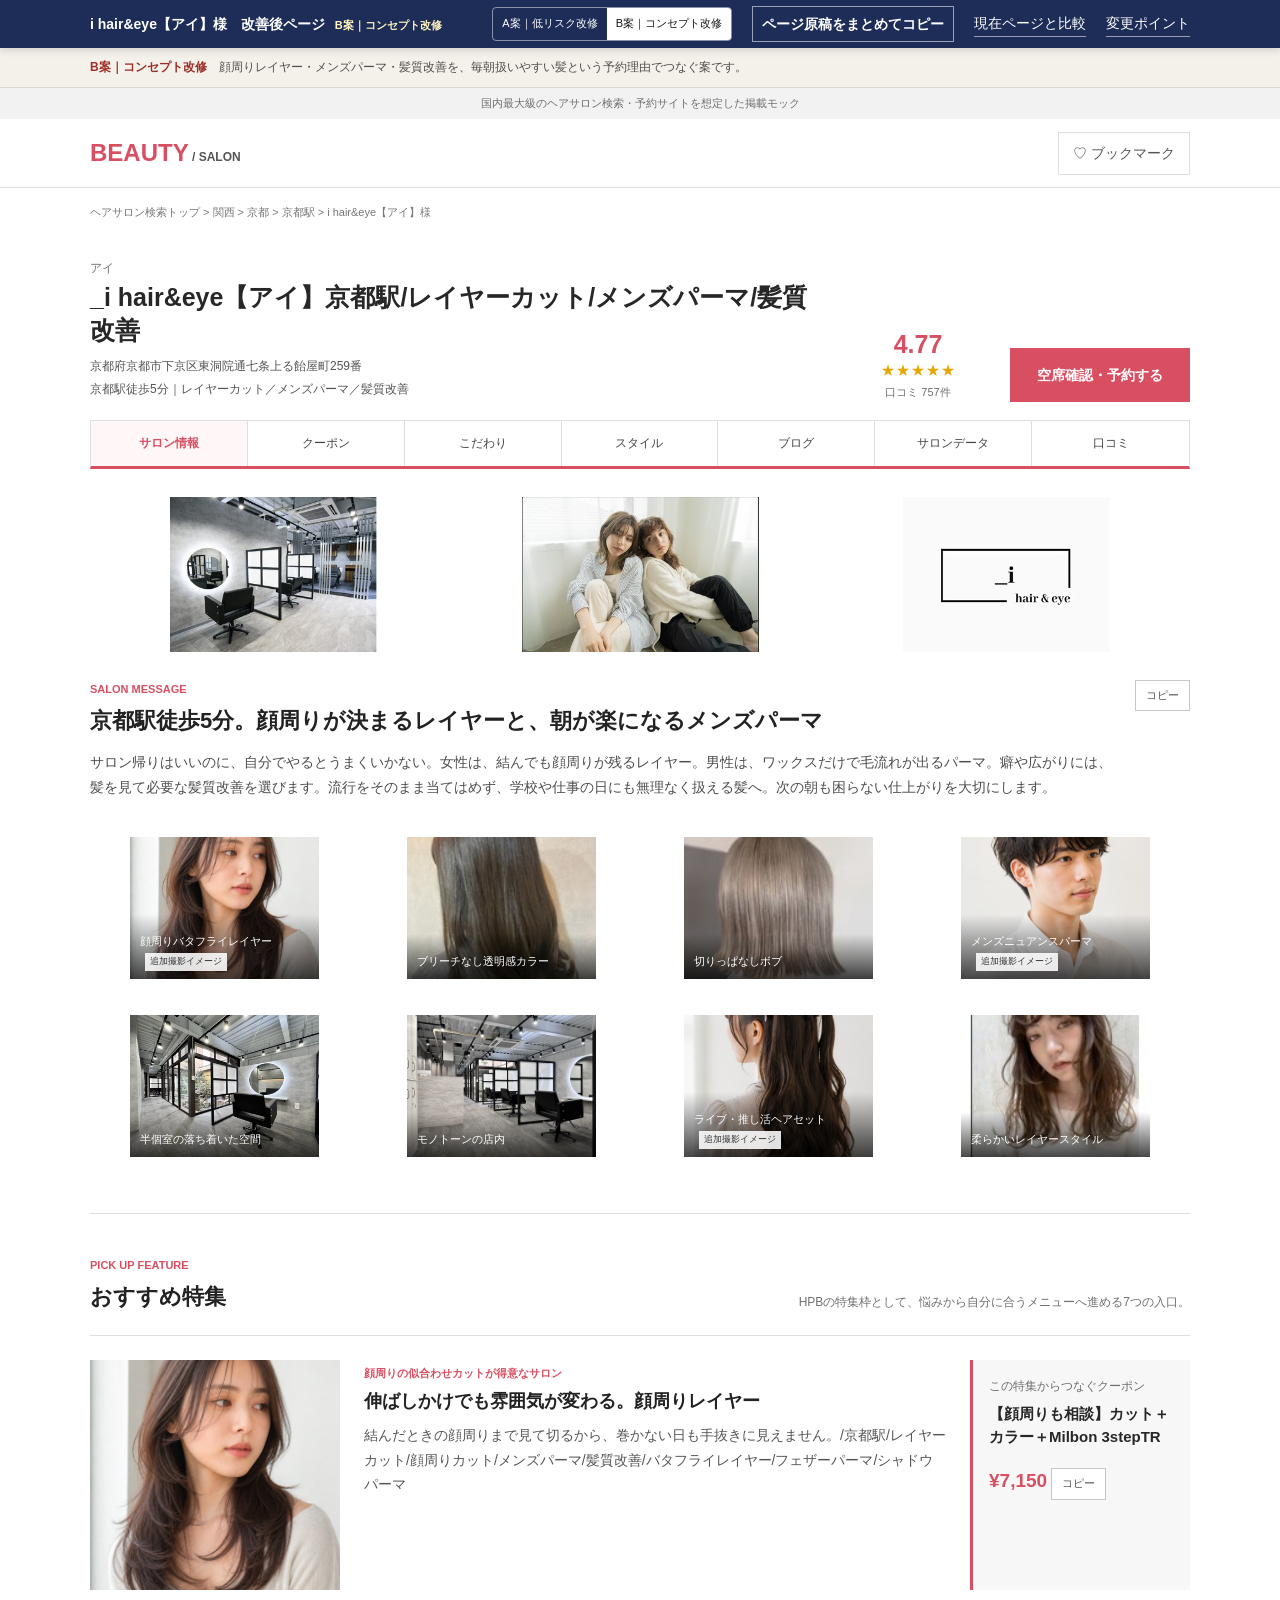
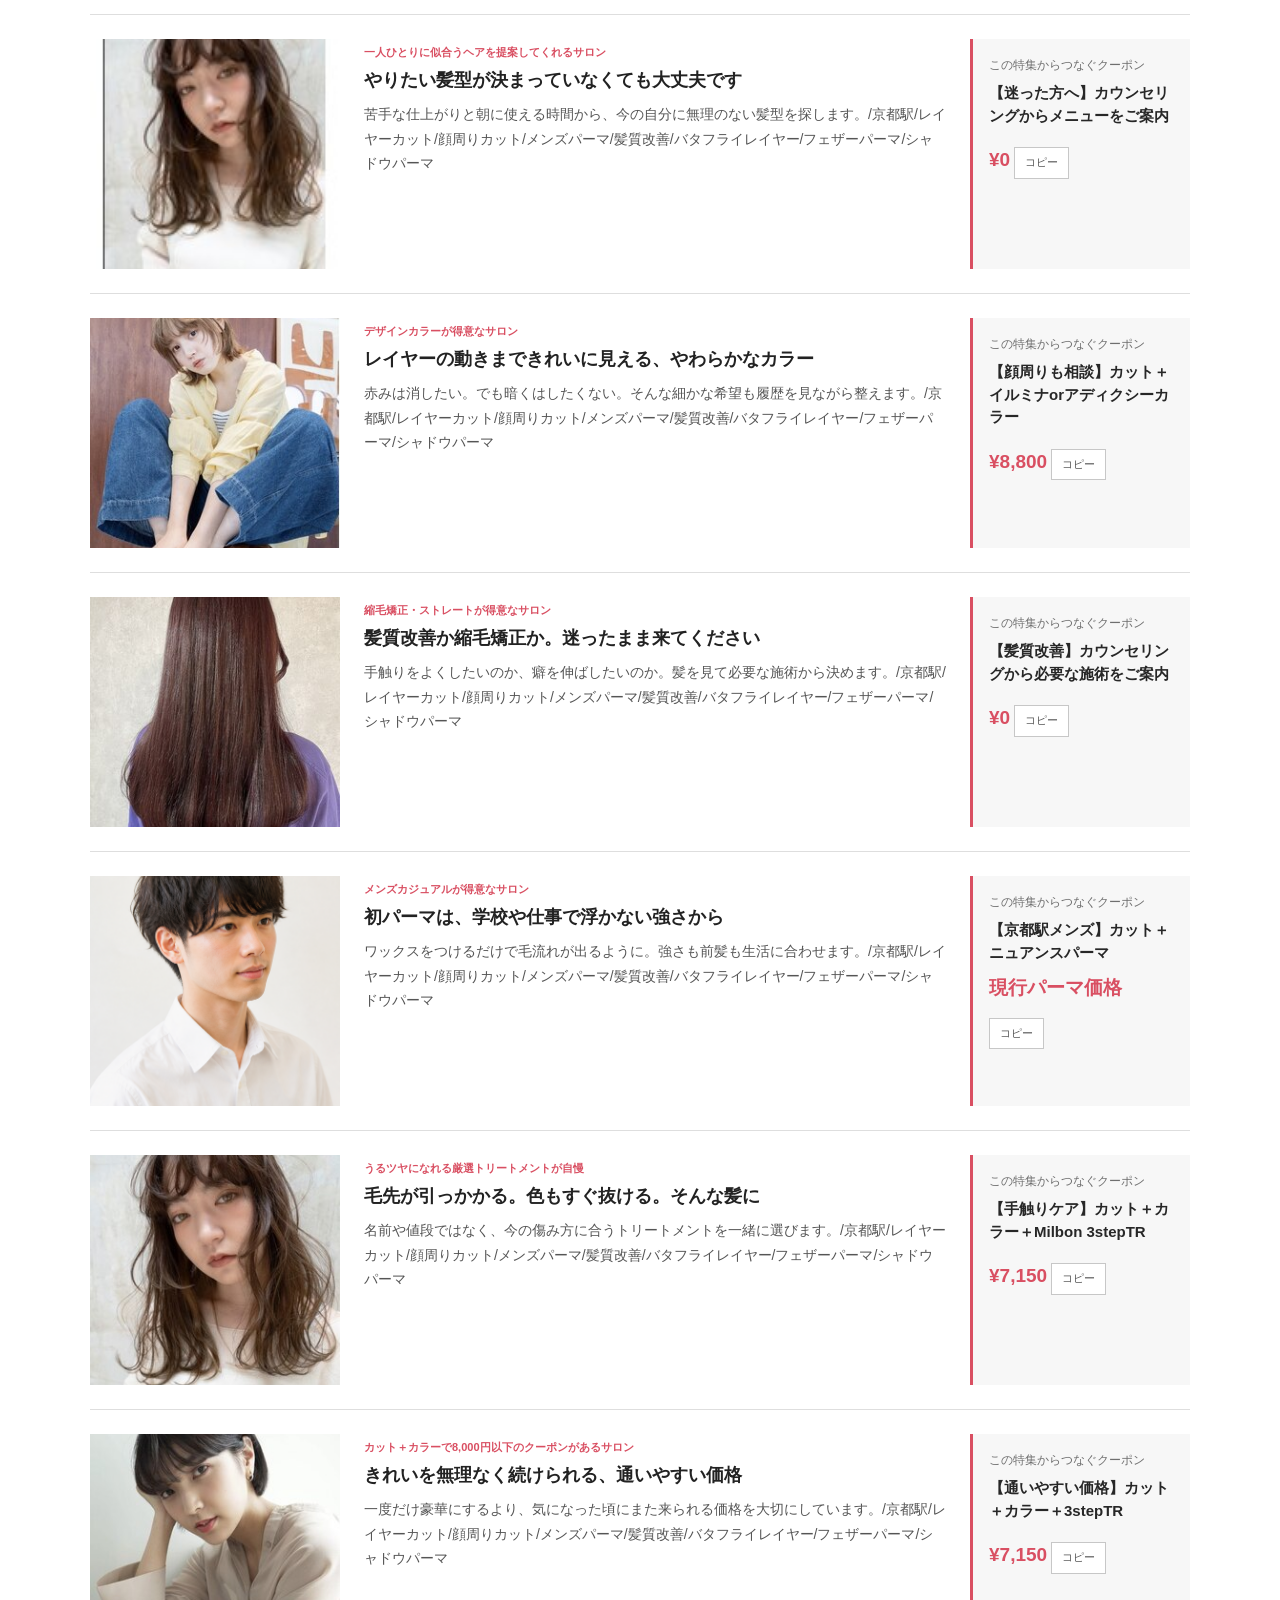
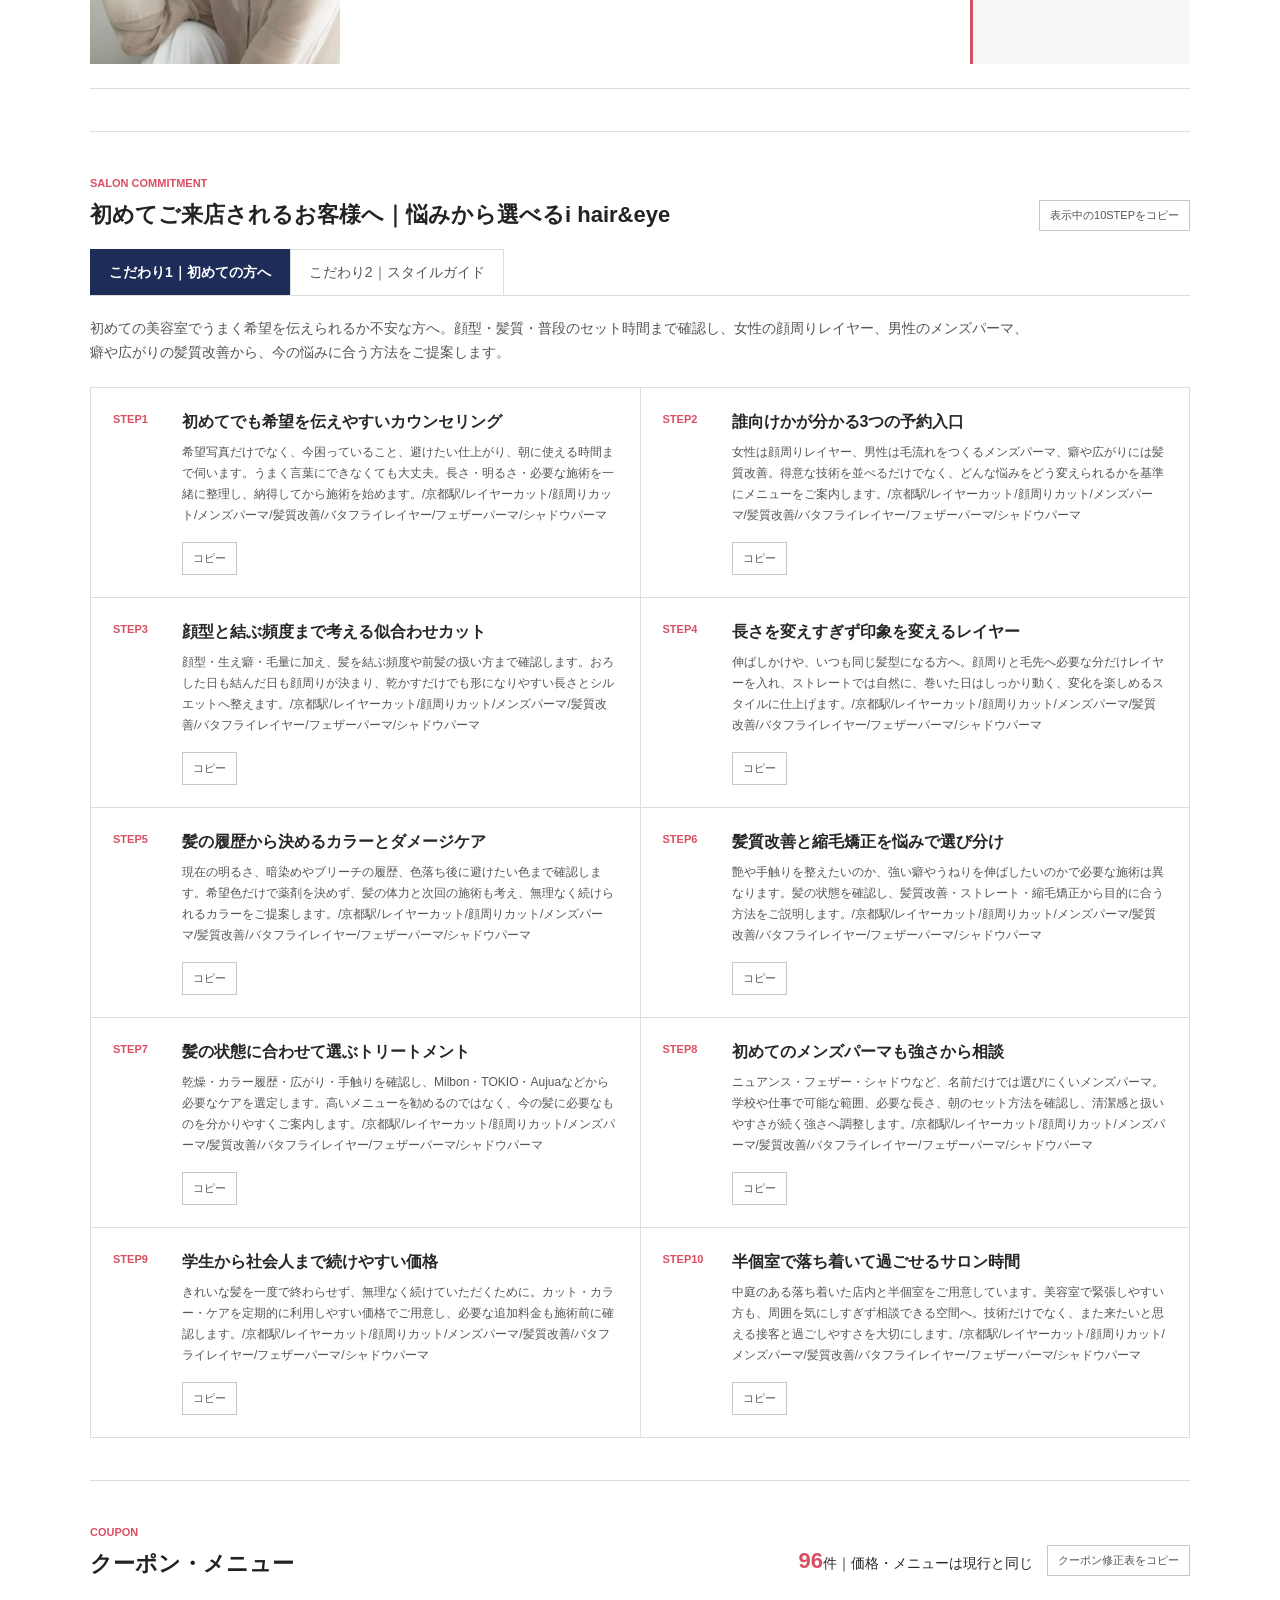
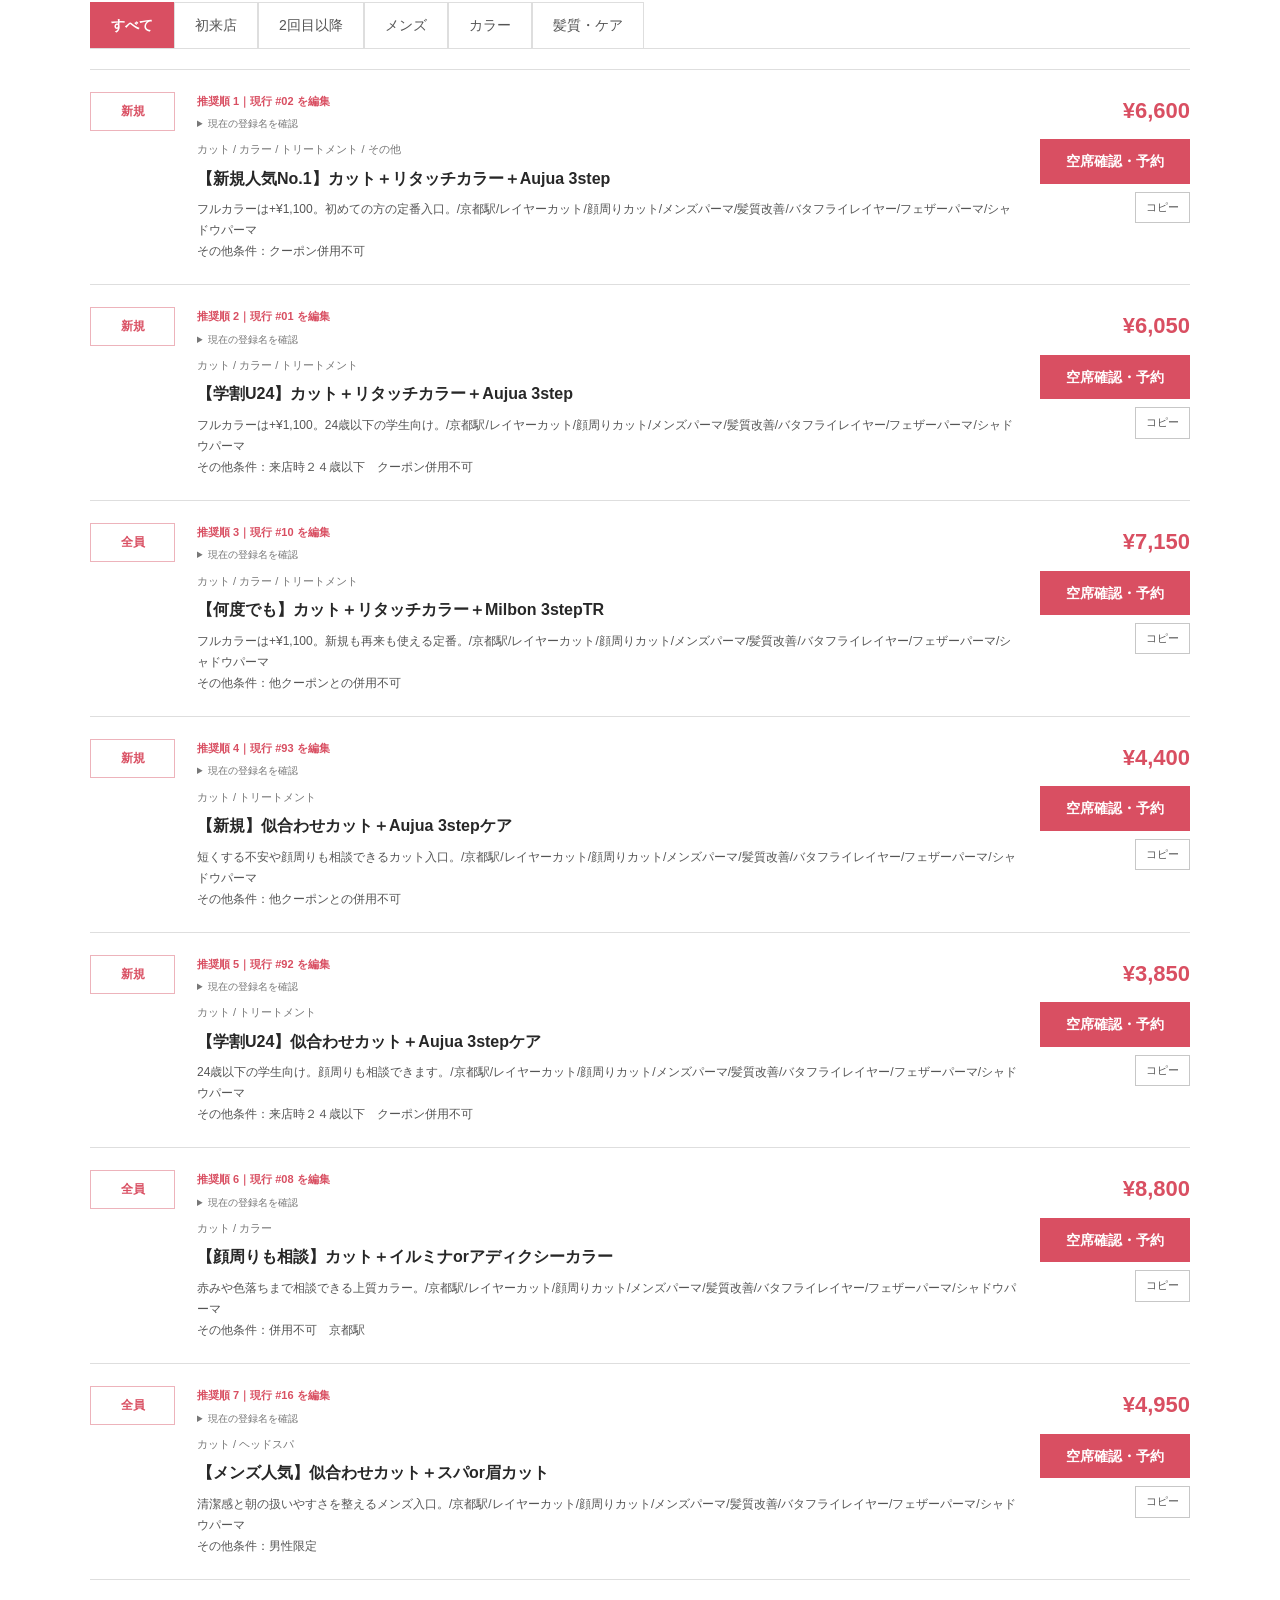
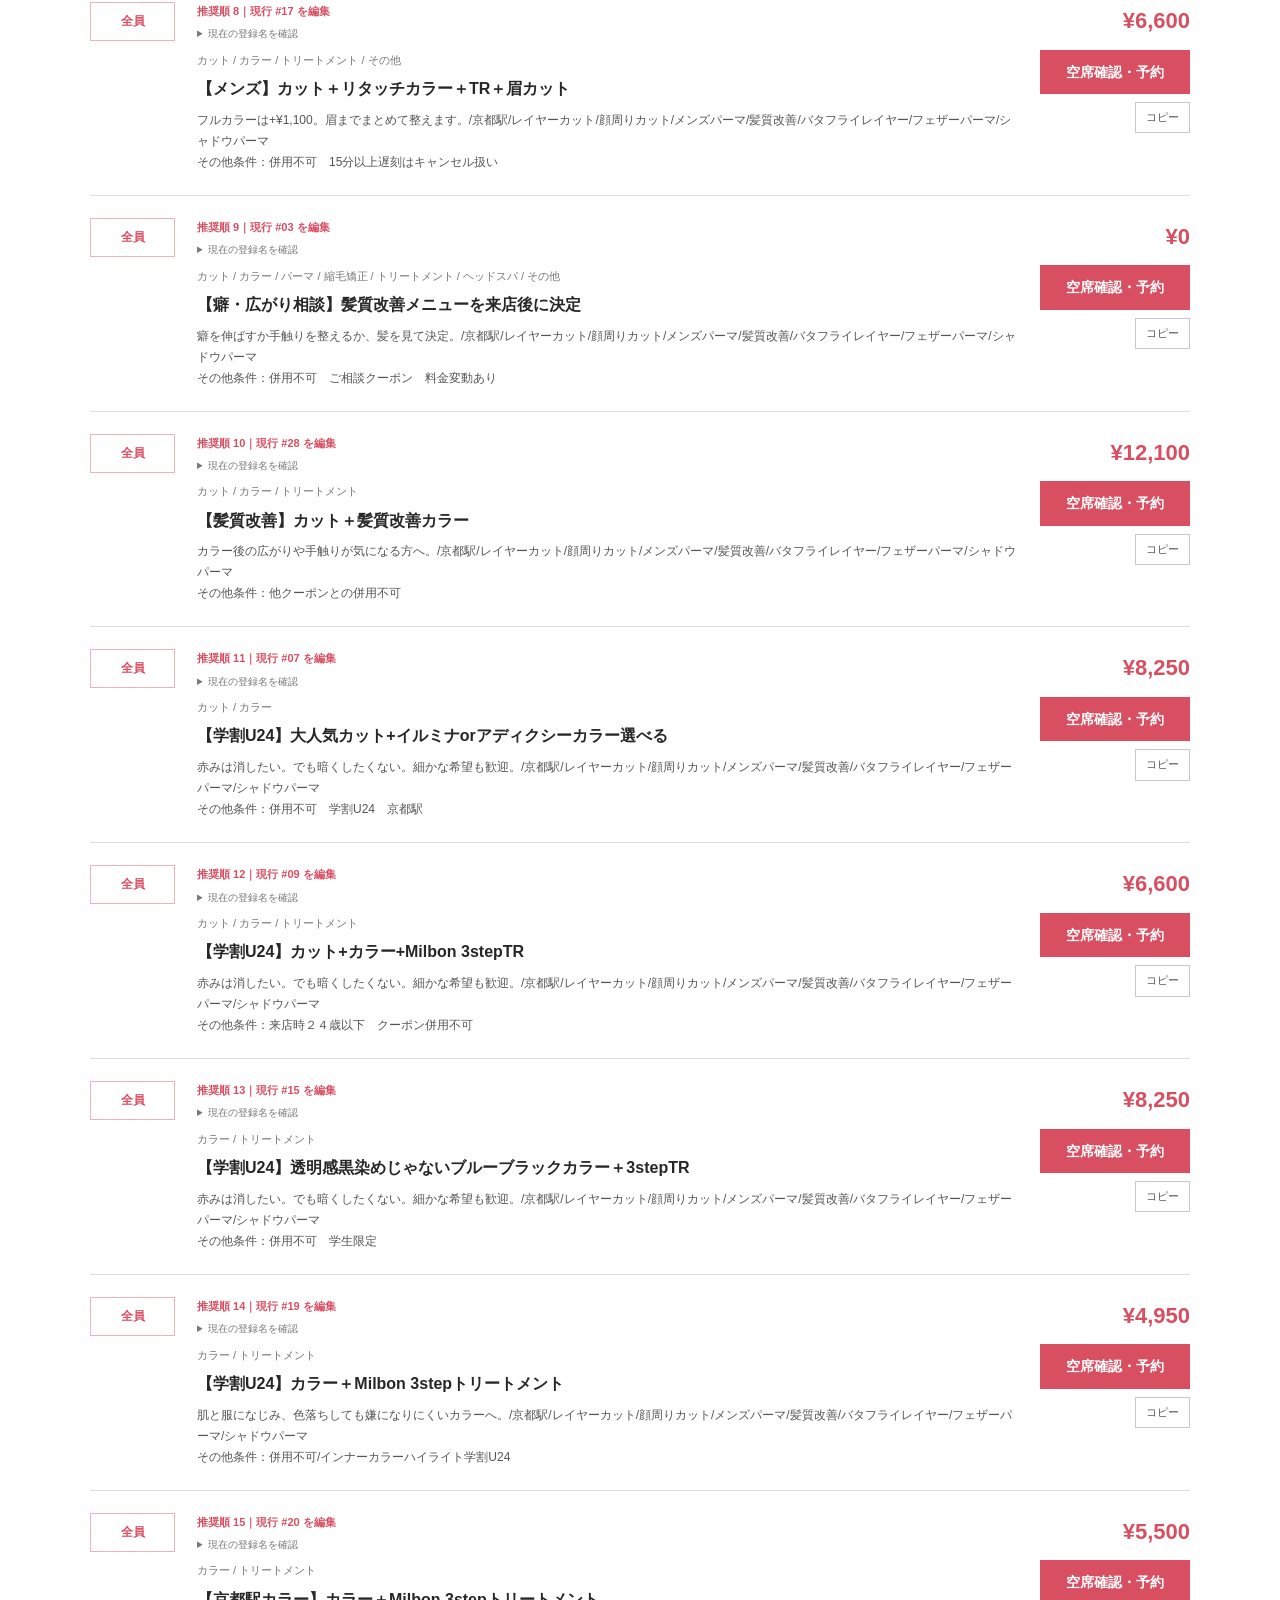
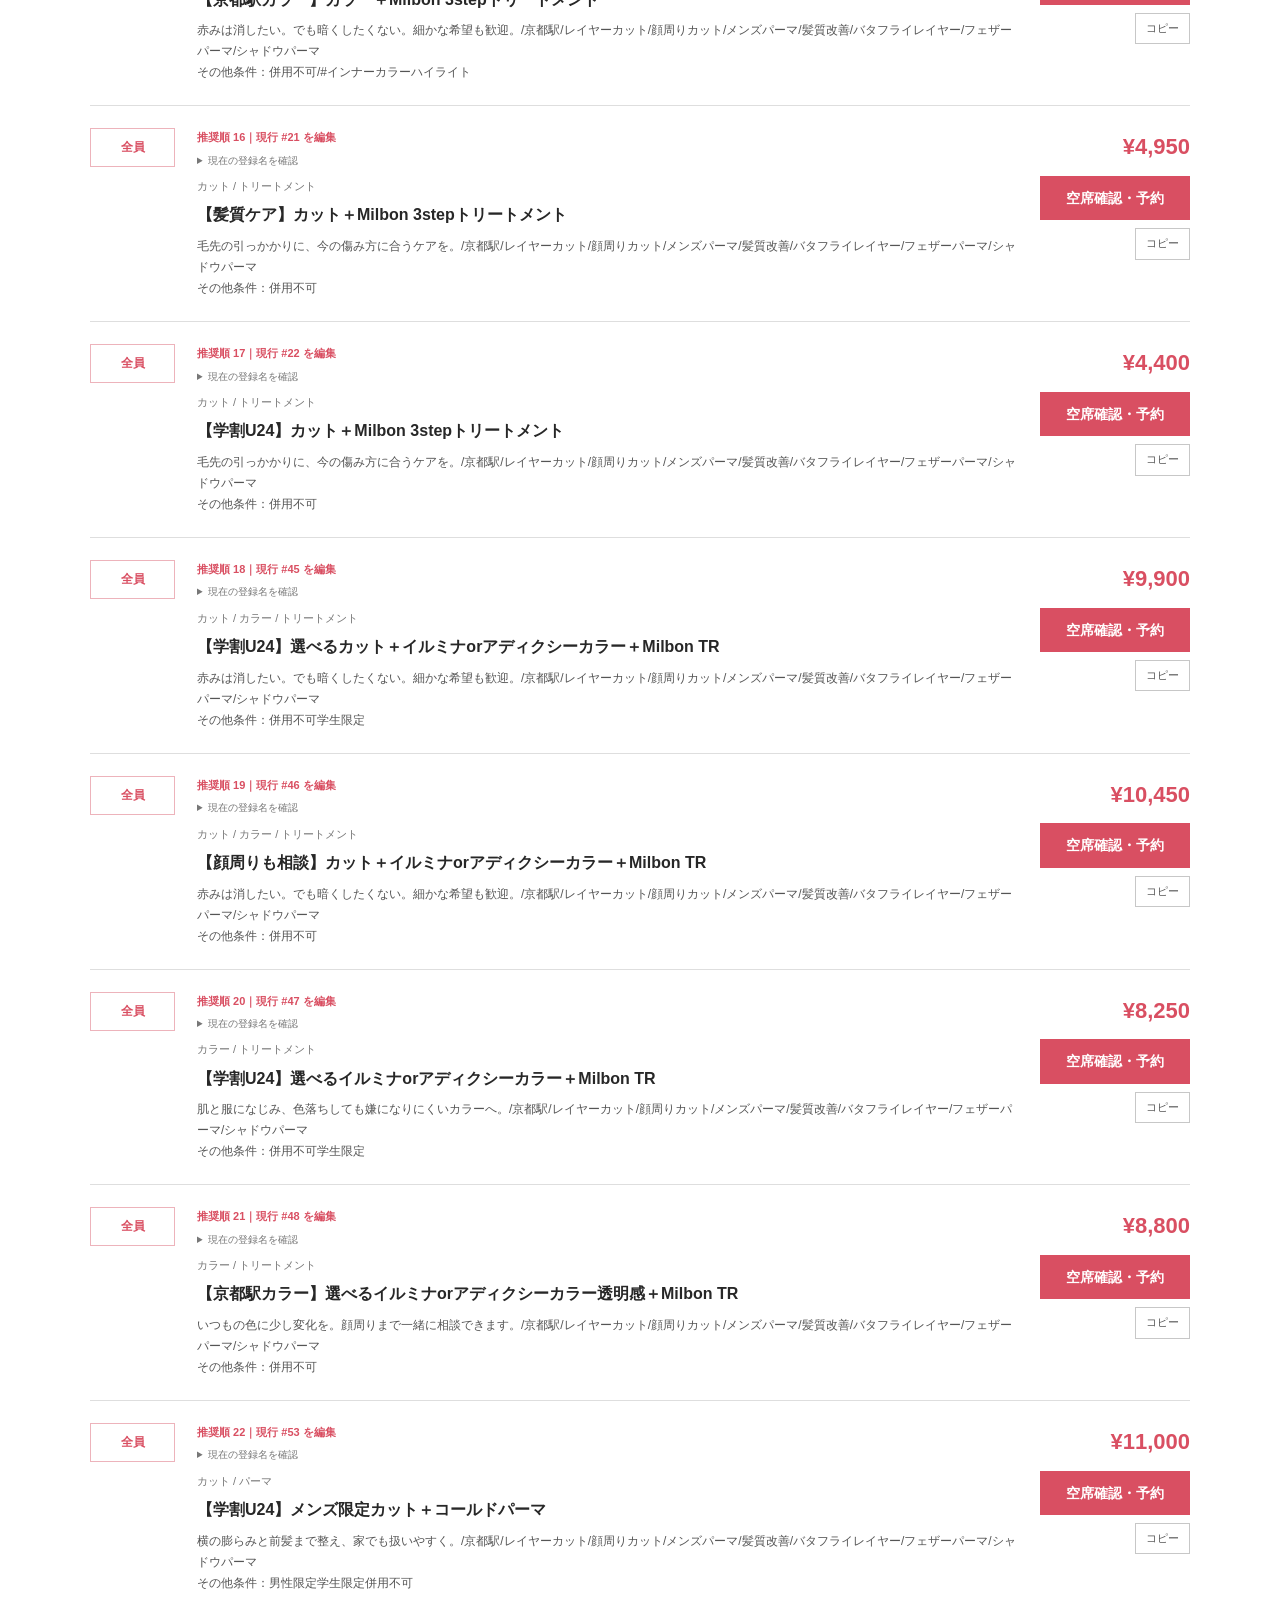
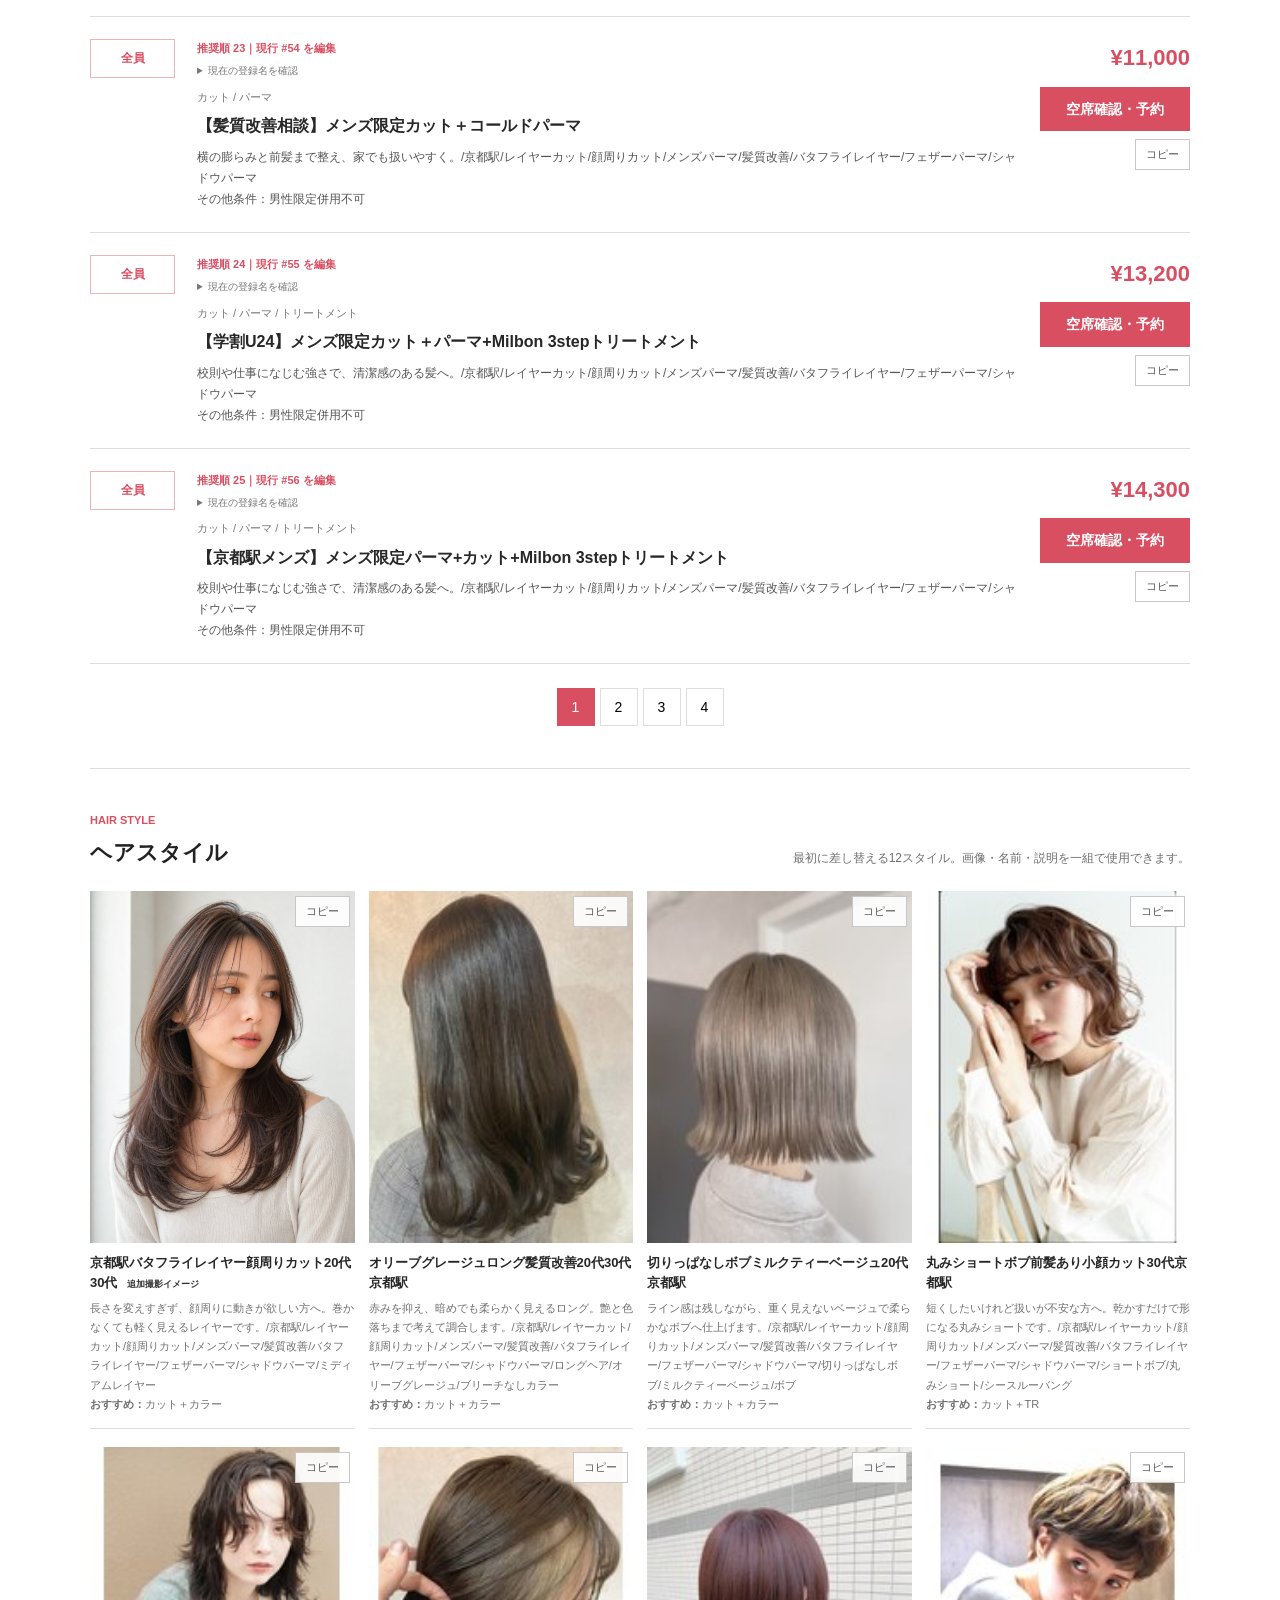
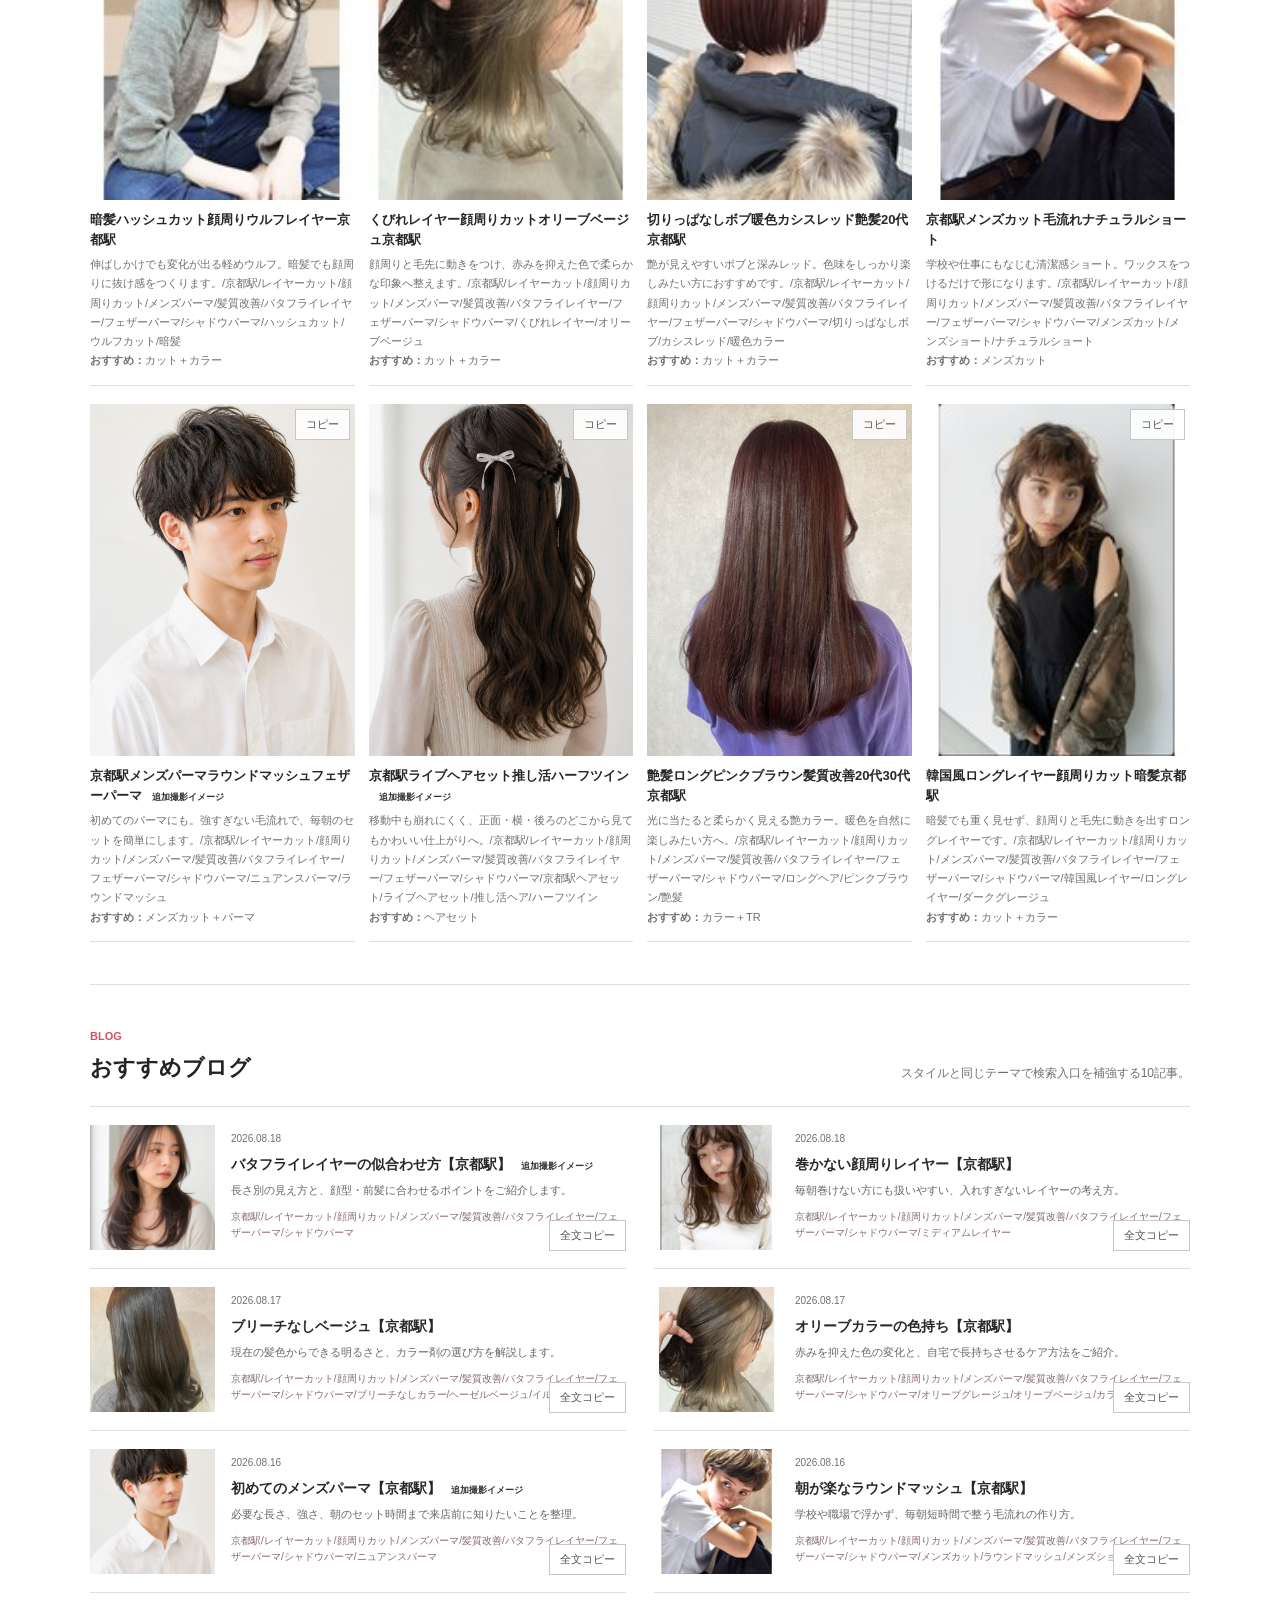
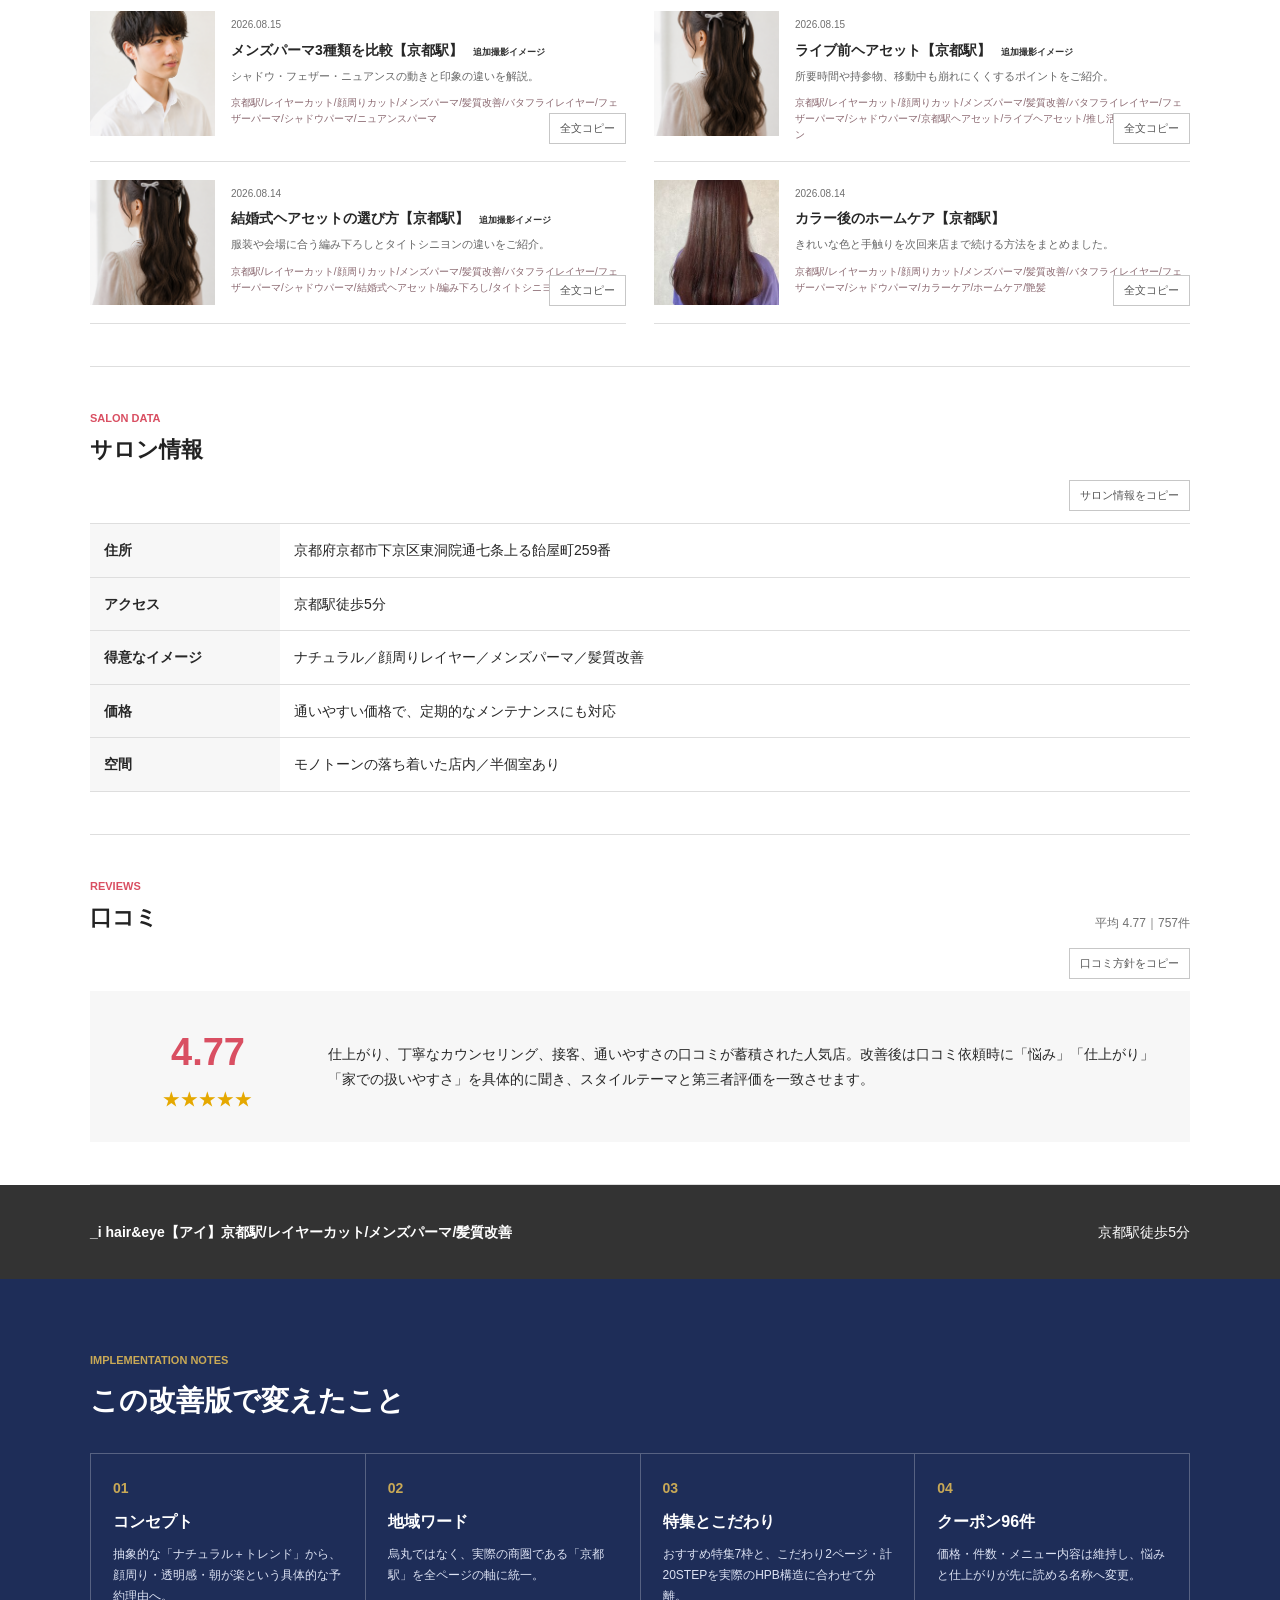
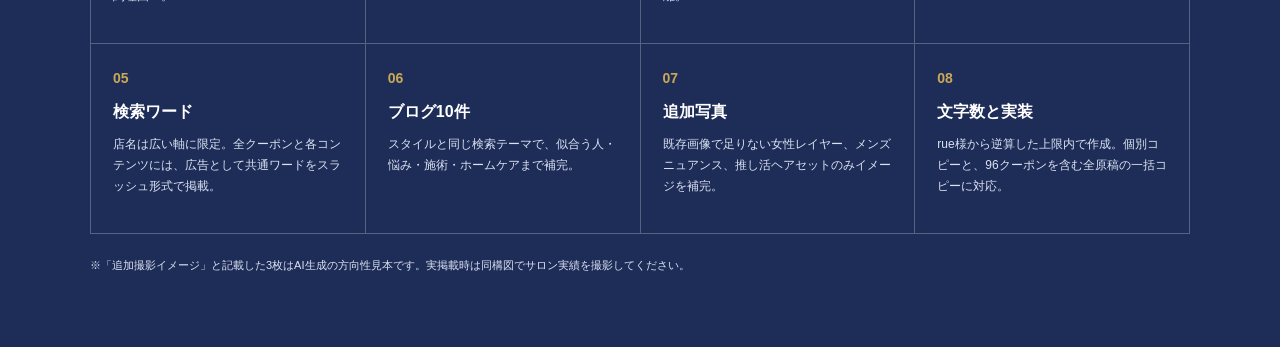
<file: index.html>
<!doctype html>
<html lang="ja">
<head>
  <meta charset="utf-8">
  <meta name="viewport" content="width=device-width, initial-scale=1">
  <title>i hair&eye【アイ】様｜HPB改善後ページモック</title>
  <link rel="stylesheet" href="styles.css?v=20260819-4">
</head>
<body>
  <div class="prototype-bar">
    <div class="prototype-inner">
      <strong>i hair&eye【アイ】様　改善後ページ <span id="pattern-label">B案</span></strong>
      <div class="prototype-actions">
        <div class="pattern-switch" aria-label="改善案の切り替え">
          <a id="pattern-a-link" href="variant-a.html">A案｜低リスク改修</a>
          <a id="pattern-b-link" href="variant-b.html">B案｜コンセプト改修</a>
        </div>
        <button class="copy-all-button" data-copy-page type="button">ページ原稿をまとめてコピー</button>
        <a href="https://beauty.hotpepper.jp/slnH000682924/" target="_blank" rel="noreferrer">現在ページと比較</a>
        <a href="#change-notes">変更ポイント</a>
      </div>
    </div>
  </div>
  <div class="pattern-summary"><div class="shell"><strong id="pattern-summary-title">B案</strong><span id="pattern-summary-copy"></span></div></div>

  <header class="site-header">
    <div class="utility">国内最大級のヘアサロン検索・予約サイトを想定した掲載モック</div>
    <div class="brand-row">
      <div class="mock-brand">BEAUTY<span> / SALON</span></div>
      <button class="bookmark" type="button">♡ ブックマーク</button>
    </div>
  </header>

  <main>
    <div class="breadcrumbs">ヘアサロン検索トップ &gt; 関西 &gt; 京都 &gt; 京都駅 &gt; i hair&amp;eye【アイ】様</div>

    <section class="salon-head shell">
      <div>
        <p class="salon-kana">アイ</p>
        <h1 id="salon-name">_i hair&amp;eye【アイ】京都駅/レイヤーカット/メンズパーマ/髪質改善</h1>
        <p class="address">京都府京都市下京区東洞院通七条上る飴屋町259番</p>
        <p id="access-copy" class="access">京都駅徒歩5分｜レイヤーカット／メンズパーマ／髪質改善</p>
      </div>
      <div class="score-box">
        <span class="score">4.77</span>
        <span class="stars">★★★★★</span>
        <span class="reviews">口コミ 757件</span>
      </div>
      <button class="reserve-large" type="button">空席確認・予約する</button>
    </section>

    <nav class="salon-nav shell" aria-label="サロンページ内ナビゲーション">
      <a class="active" href="#salon-top">サロン情報</a>
      <a href="#coupons">クーポン</a>
      <a href="#commitments">こだわり</a>
      <a href="#styles">スタイル</a>
      <a href="#blogs">ブログ</a>
      <a href="#salon-data">サロンデータ</a>
      <a href="#reviews">口コミ</a>
    </nav>

    <section id="salon-top" class="shell page-section top-section">
      <div class="hero-strip">
        <img src="assets/0c829e79f95b0e79.jpg" alt="i hair&eye【アイ】様の店内">
        <img src="assets/e9a2600d4727b9b5.jpg" alt="i hair&eye【アイ】様のスタイルイメージ">
        <img src="assets/170a76249218cd20.jpg" alt="i hair&eye【アイ】様のロゴ">
      </div>
      <div class="copy-line">
        <div>
          <p class="section-label">SALON MESSAGE</p>
          <h2 id="top-catch">京都駅徒歩5分。顔周りレイヤーとメンズパーマ、髪質改善で、毎朝扱いやすい大人可愛いヘアへ</h2>
          <p id="top-message" class="salon-message">「いつも同じ髪型になる」「巻いても動きが出ない」「朝のセットを楽にしたい」。そんな悩みを、顔型・髪質・服装まで見たカウンセリングで解決します。女性は顔周りレイヤー、男性は毛流れのメンズパーマ、癖や広がりには髪質改善をご提案。学生から社会人まで通いやすい価格で、やりすぎないのに雰囲気が変わるヘアへ。</p>
        </div>
        <button class="copy-button" data-copy-target=".copy-line > div" type="button" title="紹介文をコピー">コピー</button>
      </div>
      <div id="top-gallery" class="top-gallery"></div>
    </section>

    <section id="features" class="shell page-section">
      <div class="section-heading">
        <div><p class="section-label">PICK UP FEATURE</p><h2>おすすめ特集</h2></div>
        <p>HPBの特集枠として、悩みから自分に合うメニューへ進める7つの入口。</p>
      </div>
      <div id="feature-list" class="feature-list"></div>
    </section>

    <section id="commitments" class="shell page-section">
      <div class="section-heading">
        <div><p class="section-label">SALON COMMITMENT</p><h2 id="commitment-title">初めてご来店されるお客様へ</h2></div>
        <button class="copy-button" id="commitment-copy" type="button">表示中の10STEPをコピー</button>
      </div>
      <div class="commitment-tabs" role="tablist" aria-label="こだわりページ">
        <button class="commitment-tab active" data-commitment-page="0" type="button">こだわり1｜初めての方へ</button>
        <button class="commitment-tab" data-commitment-page="1" type="button">こだわり2｜スタイルガイド</button>
      </div>
      <p id="commitment-lead" class="commitment-lead"></p>
      <div id="commitment-list" class="commitment-list"></div>
    </section>

    <section id="coupons" class="shell page-section">
      <div class="section-heading coupon-heading">
        <div><p class="section-label">COUPON</p><h2>クーポン・メニュー</h2></div>
        <div class="coupon-heading-actions">
          <p><strong id="coupon-count">96</strong>件｜価格・メニューは現行と同じ</p>
          <button id="coupon-copy-plan" class="copy-button" type="button">クーポン修正表をコピー</button>
        </div>
      </div>
      <div class="coupon-filter" role="tablist" aria-label="クーポン種別">
        <button class="filter active" data-filter="all" type="button">すべて</button>
        <button class="filter" data-filter="new" type="button">初来店</button>
        <button class="filter" data-filter="repeat" type="button">2回目以降</button>
        <button class="filter" data-filter="mens" type="button">メンズ</button>
        <button class="filter" data-filter="color" type="button">カラー</button>
        <button class="filter" data-filter="care" type="button">髪質・ケア</button>
      </div>
      <div id="coupon-list" class="coupon-list"></div>
      <div id="coupon-pagination" class="pagination" aria-label="クーポンページ"></div>
    </section>

    <section id="styles" class="shell page-section">
      <div class="section-heading">
        <div><p class="section-label">HAIR STYLE</p><h2>ヘアスタイル</h2></div>
        <p>最初に差し替える12スタイル。画像・名前・説明を一組で使用できます。</p>
      </div>
      <div id="style-grid" class="style-grid"></div>
    </section>

    <section id="blogs" class="shell page-section">
      <div class="section-heading">
        <div><p class="section-label">BLOG</p><h2>おすすめブログ</h2></div>
        <p>スタイルと同じテーマで検索入口を補強する10記事。</p>
      </div>
      <div id="blog-list" class="blog-list"></div>
    </section>

    <section id="salon-data" class="shell page-section data-section">
      <div class="section-heading"><div><p class="section-label">SALON DATA</p><h2>サロン情報</h2></div></div>
      <button class="copy-button section-copy" data-copy-target=".salon-data" type="button">サロン情報をコピー</button>
      <dl class="salon-data">
        <div><dt>住所</dt><dd>京都府京都市下京区東洞院通七条上る飴屋町259番</dd></div>
        <div><dt>アクセス</dt><dd>京都駅徒歩5分</dd></div>
        <div><dt>得意なイメージ</dt><dd id="salon-strengths">ナチュラル／顔周りレイヤー／メンズパーマ／髪質改善</dd></div>
        <div><dt>価格</dt><dd>通いやすい価格で、定期的なメンテナンスにも対応</dd></div>
        <div><dt>空間</dt><dd>モノトーンの落ち着いた店内／半個室あり</dd></div>
      </dl>
    </section>

    <section id="reviews" class="shell page-section reviews-section">
      <div class="section-heading"><div><p class="section-label">REVIEWS</p><h2>口コミ</h2></div><p>平均 4.77｜757件</p></div>
      <button class="copy-button section-copy" data-copy-target=".review-summary" type="button">口コミ方針をコピー</button>
      <div class="review-summary">
        <div class="review-score">4.77<span>★★★★★</span></div>
        <p>仕上がり、丁寧なカウンセリング、接客、通いやすさの口コミが蓄積された人気店。改善後は口コミ依頼時に「悩み」「仕上がり」「家での扱いやすさ」を具体的に聞き、スタイルテーマと第三者評価を一致させます。</p>
      </div>
    </section>
  </main>

  <footer class="page-footer">
    <div class="shell"><strong id="footer-name">_i hair&amp;eye【アイ】京都駅/レイヤーカット/メンズパーマ/髪質改善</strong><span>京都駅徒歩5分</span></div>
  </footer>

  <section id="change-notes" class="change-notes">
    <div class="notes-inner">
      <p class="notes-kicker">IMPLEMENTATION NOTES</p>
      <h2>この改善版で変えたこと</h2>
      <div class="notes-grid">
        <article><span>01</span><h3>コンセプト</h3><p>抽象的な「ナチュラル＋トレンド」から、顔周り・透明感・朝が楽という具体的な予約理由へ。</p></article>
        <article><span>02</span><h3>地域ワード</h3><p>烏丸ではなく、実際の商圏である「京都駅」を全ページの軸に統一。</p></article>
        <article><span>03</span><h3>特集とこだわり</h3><p>おすすめ特集7枠と、こだわり2ページ・計20STEPを実際のHPB構造に合わせて分離。</p></article>
        <article><span>04</span><h3>クーポン96件</h3><p>価格・件数・メニュー内容は維持し、悩みと仕上がりが先に読める名称へ変更。</p></article>
        <article><span>05</span><h3>検索ワード</h3><p>店名は広い軸に限定。全クーポンと各コンテンツには、広告として共通ワードをスラッシュ形式で掲載。</p></article>
        <article><span>06</span><h3>ブログ10件</h3><p>スタイルと同じ検索テーマで、似合う人・悩み・施術・ホームケアまで補完。</p></article>
        <article><span>07</span><h3>追加写真</h3><p>既存画像で足りない女性レイヤー、メンズニュアンス、推し活ヘアセットのみイメージを補完。</p></article>
        <article><span>08</span><h3>文字数と実装</h3><p>rue様から逆算した上限内で作成。個別コピーと、96クーポンを含む全原稿の一括コピーに対応。</p></article>
      </div>
      <p class="image-note">※「追加撮影イメージ」と記載した3枚はAI生成の方向性見本です。実掲載時は同構図でサロン実績を撮影してください。</p>
    </div>
  </section>

  <div id="toast" class="toast" role="status" aria-live="polite">コピーしました</div>
  <script src="data.js"></script>
  <script src="app.js?v=20260819-4"></script>
</body>
</html>
</file>
<file: styles.css>
:root {
  --ink: #272727;
  --muted: #6f6f6f;
  --line: #dedede;
  --soft: #f7f7f7;
  --accent: #d94f62;
  --accent-dark: #b83a4d;
  --navy: #1e2d58;
  --gold: #c9a956;
  --green: #3f755e;
  --white: #fff;
}

* { box-sizing: border-box; }
html { scroll-behavior: smooth; }
body {
  margin: 0;
  color: var(--ink);
  background: #fff;
  font-family: "Meiryo UI", "Yu Gothic UI", sans-serif;
  font-size: 14px;
  line-height: 1.75;
  letter-spacing: 0;
}
button, a { font: inherit; }
button { cursor: pointer; }
img { display: block; max-width: 100%; }
.shell { width: min(1100px, calc(100% - 32px)); margin: 0 auto; }

.prototype-bar {
  position: sticky;
  top: 0;
  z-index: 100;
  background: var(--navy);
  color: #fff;
  box-shadow: 0 2px 8px rgb(0 0 0 / 15%);
}
.prototype-inner {
  width: min(1100px, calc(100% - 32px));
  min-height: 48px;
  margin: 0 auto;
  display: flex;
  align-items: center;
  justify-content: space-between;
  gap: 20px;
}
.prototype-actions { display: flex; align-items: center; gap: 20px; }
.prototype-actions a { color: #fff; text-decoration: none; border-bottom: 1px solid rgb(255 255 255 / 55%); }
.pattern-switch { display: flex; border: 1px solid rgb(255 255 255 / 48%); border-radius: 4px; overflow: hidden; }
.pattern-switch a { padding: 6px 9px; border: 0; font-size: 11px; white-space: nowrap; }
.pattern-switch a.active { color: #171717; background: #fff; }
#pattern-label { margin-left: 6px; color: #fff4bf; font-size: 11px; }
.pattern-summary { background: #f4f1eb; border-bottom: 1px solid #ddd7cc; }
.pattern-summary .shell { display: flex; gap: 12px; align-items: baseline; padding: 9px 0; font-size: 12px; }
.pattern-summary strong { color: #9d2f28; white-space: nowrap; }
.pattern-summary span { color: #514e49; }
.copy-all-button { border: 1px solid rgb(255 255 255 / 55%); background: transparent; color: #fff; padding: 5px 9px; font-weight: 700; }

.site-header { border-bottom: 1px solid var(--line); }
.utility { padding: 6px 16px; background: #f2f2f2; color: var(--muted); text-align: center; font-size: 11px; }
.brand-row { width: min(1100px, calc(100% - 32px)); min-height: 68px; margin: 0 auto; display: flex; align-items: center; justify-content: space-between; }
.mock-brand { color: var(--accent); font-weight: 700; font-size: 24px; }
.mock-brand span { color: #555; font-size: 12px; }
.bookmark { border: 1px solid var(--line); background: #fff; padding: 8px 14px; color: #555; }
.breadcrumbs { width: min(1100px, calc(100% - 32px)); margin: 15px auto; color: #777; font-size: 11px; }

.salon-head { display: grid; grid-template-columns: 1fr auto auto; align-items: end; gap: 28px; padding: 20px 0 18px; }
.salon-kana { margin: 0 0 2px; color: var(--muted); font-size: 12px; }
.salon-head h1 { margin: 0 0 8px; font-size: 25px; line-height: 1.35; }
.address, .access { margin: 2px 0; color: #555; font-size: 12px; }
.score-box { display: grid; min-width: 128px; text-align: center; }
.score { color: var(--accent); font-size: 25px; font-weight: 700; line-height: 1.1; }
.stars { color: #e5a800; letter-spacing: 1px; }
.reviews { color: var(--muted); font-size: 11px; }
.reserve-large, .reserve-small { border: 0; background: var(--accent); color: #fff; font-weight: 700; }
.reserve-large { min-width: 180px; padding: 15px 18px; }
.reserve-large:hover, .reserve-small:hover { background: var(--accent-dark); }

.salon-nav { display: grid; grid-template-columns: repeat(7, 1fr); border: 1px solid var(--line); border-bottom: 3px solid var(--accent); }
.salon-nav a { padding: 12px 5px; border-right: 1px solid var(--line); color: #444; text-align: center; text-decoration: none; font-size: 12px; }
.salon-nav a:last-child { border-right: 0; }
.salon-nav a.active, .salon-nav a:hover { color: var(--accent); background: #fff6f7; font-weight: 700; }

.page-section { padding: 42px 0; border-bottom: 1px solid var(--line); scroll-margin-top: 118px; }
.top-section { padding-top: 28px; }
.hero-strip { display: grid; grid-template-columns: repeat(3, 1fr); height: 155px; overflow: hidden; background: #f5f5f5; }
.hero-strip img { width: 100%; height: 155px; object-fit: cover; }
.copy-line { display: grid; grid-template-columns: 1fr auto; align-items: start; gap: 20px; padding: 28px 0 24px; }
.section-label, .notes-kicker { margin: 0 0 5px; color: var(--accent); font-size: 11px; font-weight: 700; }
.copy-line h2, .section-heading h2 { margin: 0; color: #222; font-size: 22px; line-height: 1.5; }
.salon-message { margin: 13px 0 0; color: #4d4d4d; }
.copy-button { border: 1px solid #c7c7c7; background: #fff; padding: 5px 10px; color: #555; font-size: 11px; }
.copy-button:hover { border-color: var(--accent); color: var(--accent); }

.top-gallery { display: grid; grid-template-columns: repeat(4, 1fr); gap: 8px; }
.gallery-item { position: relative; overflow: hidden; aspect-ratio: 4 / 3; background: #eee; }
.gallery-item img { width: 100%; height: 100%; object-fit: cover; }
.gallery-caption { position: absolute; inset: auto 0 0; padding: 18px 10px 8px; color: #fff; background: linear-gradient(transparent, rgb(0 0 0 / 72%)); font-size: 11px; }
.ai-badge { display: inline-block; margin-left: 5px; padding: 1px 5px; background: rgb(255 255 255 / 88%); color: #333; font-size: 9px; }

.section-heading { display: flex; align-items: end; justify-content: space-between; gap: 24px; margin-bottom: 22px; }
.section-heading > p { max-width: 470px; margin: 0; color: var(--muted); font-size: 12px; text-align: right; }
.feature-list { border-top: 1px solid var(--line); }
.feature-card { display: grid; grid-template-columns: 250px 1fr 220px; gap: 24px; padding: 24px 0; border-bottom: 1px solid var(--line); }
.feature-card > img { width: 250px; height: 230px; object-fit: cover; }
.feature-copy h3 { margin: 3px 0 8px; color: #222; font-size: 18px; line-height: 1.55; }
.feature-copy p { margin: 0; color: #555; }
.feature-category { color: var(--accent); font-size: 11px; font-weight: 700; }
.feature-side { align-self: stretch; padding: 16px; background: var(--soft); border-left: 3px solid var(--accent); }
.feature-side small { display: block; color: var(--muted); }
.feature-side strong { display: block; margin: 7px 0; font-size: 15px; line-height: 1.5; }
.feature-price { color: var(--accent); font-size: 19px; font-weight: 700; }
.feature-side .copy-button { margin-top: 13px; }
.search-words { margin-top: 9px !important; color: #8a6870 !important; font-size: 10px !important; line-height: 1.6; }

.commitment-tabs { display: flex; margin: -4px 0 20px; border-bottom: 1px solid var(--line); }
.commitment-tab { padding: 10px 18px; border: 1px solid var(--line); border-bottom: 0; background: #fff; color: #555; }
.commitment-tab.active { background: var(--navy); border-color: var(--navy); color: #fff; font-weight: 700; }
.commitment-lead { max-width: 950px; margin: 0 0 22px; color: #555; }
.commitment-list { display: grid; grid-template-columns: 1fr 1fr; border-top: 1px solid var(--line); border-left: 1px solid var(--line); }
.commitment-card { display: grid; grid-template-columns: 54px 1fr; gap: 15px; min-height: 210px; padding: 22px; border-right: 1px solid var(--line); border-bottom: 1px solid var(--line); }
.commitment-step { color: var(--accent); font-size: 11px; font-weight: 700; }
.commitment-card h3 { margin: 0 0 8px; font-size: 16px; line-height: 1.5; }
.commitment-card p { margin: 0; color: #555; font-size: 12px; }
.commitment-card .copy-button { grid-column: 2; justify-self: start; }

.coupon-heading strong { color: var(--accent); font-size: 22px; }
.coupon-heading-actions { display: flex; align-items: center; gap: 14px; }
.coupon-heading-actions p { margin: 0; }
.coupon-edit-key { margin-bottom: 4px; color: var(--accent); font-size: 11px; font-weight: 700; }
.coupon-source { margin-bottom: 8px; color: #777; font-size: 10px; }
.coupon-source summary { cursor: pointer; }
.coupon-source p { margin-top: 5px; padding: 7px 9px; background: var(--soft); }
.coupon-filter { display: flex; flex-wrap: wrap; gap: 0; margin-bottom: 20px; border-bottom: 1px solid var(--line); }
.filter { border: 1px solid var(--line); border-bottom: 0; background: #fff; padding: 10px 20px; color: #555; }
.filter.active { background: var(--accent); color: #fff; border-color: var(--accent); font-weight: 700; }
.coupon-list { border-top: 1px solid var(--line); }
.coupon-card { display: grid; grid-template-columns: 85px 1fr 150px; gap: 22px; padding: 22px 0; border-bottom: 1px solid var(--line); }
.coupon-scope { align-self: start; padding: 8px 5px; color: var(--accent); border: 1px solid #edb3bb; text-align: center; font-weight: 700; font-size: 12px; }
.coupon-main h3 { margin: 0 0 8px; font-size: 16px; line-height: 1.55; }
.coupon-tags { margin-bottom: 7px; color: #777; font-size: 11px; }
.coupon-main p { margin: 0; color: #555; font-size: 12px; }
.coupon-action { text-align: right; }
.coupon-price { color: var(--accent); font-size: 22px; font-weight: 700; }
.reserve-small { width: 100%; margin: 9px 0 8px; padding: 10px 5px; }
.pagination { display: flex; justify-content: center; gap: 5px; margin-top: 24px; }
.page-button { width: 38px; height: 38px; border: 1px solid var(--line); background: #fff; }
.page-button.active { background: var(--accent); border-color: var(--accent); color: #fff; }

.style-grid { display: grid; grid-template-columns: repeat(4, 1fr); gap: 18px 14px; }
.style-card { position: relative; border-bottom: 1px solid var(--line); padding-bottom: 14px; }
.style-card img { width: 100%; aspect-ratio: 3 / 4; object-fit: cover; background: #eee; }
.style-card h3 { margin: 10px 0 5px; font-size: 13px; line-height: 1.55; }
.style-card p { margin: 0; color: var(--muted); font-size: 11px; }
.style-card .copy-button { position: absolute; right: 5px; top: 5px; background: rgb(255 255 255 / 90%); }

.blog-list { display: grid; grid-template-columns: 1fr 1fr; column-gap: 28px; border-top: 1px solid var(--line); }
.blog-card { display: grid; grid-template-columns: 125px 1fr; gap: 16px; position: relative; min-height: 160px; padding: 18px 0; border-bottom: 1px solid var(--line); }
.blog-card img { width: 125px; height: 125px; object-fit: cover; }
.blog-card time { color: var(--muted); font-size: 10px; }
.blog-card h3 { margin: 4px 0 6px; font-size: 14px; line-height: 1.5; }
.blog-card p { margin: 0; color: #666; font-size: 11px; }
.blog-card .copy-button { position: absolute; right: 0; bottom: 17px; }

.salon-data { margin: 0; border-top: 1px solid var(--line); }
.section-copy { display: block; margin: -8px 0 12px auto; }
.salon-data div { display: grid; grid-template-columns: 190px 1fr; border-bottom: 1px solid var(--line); }
.salon-data dt { padding: 14px; background: var(--soft); font-weight: 700; }
.salon-data dd { margin: 0; padding: 14px; }
.review-summary { display: grid; grid-template-columns: 180px 1fr; align-items: center; gap: 30px; padding: 28px; background: var(--soft); }
.review-score { color: var(--accent); font-size: 38px; font-weight: 700; text-align: center; }
.review-score span { display: block; color: #e5a800; font-size: 16px; letter-spacing: 2px; }
.review-summary p { margin: 0; }

.page-footer { padding: 35px 0; background: #333; color: #fff; }
.page-footer .shell { display: flex; justify-content: space-between; }
.change-notes { padding: 72px 0; color: #fff; background: var(--navy); }
.notes-inner { width: min(1100px, calc(100% - 32px)); margin: 0 auto; }
.notes-kicker { color: var(--gold); }
.change-notes h2 { margin: 0 0 28px; font-size: 28px; }
.notes-grid { display: grid; grid-template-columns: repeat(4, 1fr); border-top: 1px solid rgb(255 255 255 / 25%); border-left: 1px solid rgb(255 255 255 / 25%); }
.notes-grid article { min-height: 190px; padding: 22px; border-right: 1px solid rgb(255 255 255 / 25%); border-bottom: 1px solid rgb(255 255 255 / 25%); }
.notes-grid span { color: var(--gold); font-weight: 700; }
.notes-grid h3 { margin: 8px 0; font-size: 16px; }
.notes-grid p { margin: 0; color: #dce2f3; font-size: 12px; }
.image-note { margin: 22px 0 0; color: #dce2f3; font-size: 11px; }

.toast { position: fixed; right: 20px; bottom: 20px; z-index: 40; padding: 10px 16px; color: #fff; background: #222; opacity: 0; transform: translateY(10px); pointer-events: none; transition: .2s ease; }
.toast.show { opacity: 1; transform: translateY(0); }

@media (max-width: 820px) {
  .prototype-inner { min-height: 58px; align-items: flex-start; flex-direction: column; justify-content: center; gap: 3px; font-size: 12px; }
  .prototype-actions { width: 100%; gap: 10px; overflow-x: auto; padding-bottom: 4px; }
  .pattern-summary .shell { align-items: flex-start; flex-direction: column; gap: 2px; }
  .salon-head { grid-template-columns: 1fr auto; align-items: start; }
  .reserve-large { grid-column: 1 / -1; width: 100%; }
  .salon-nav { grid-template-columns: repeat(4, 1fr); }
  .salon-nav a { border-bottom: 1px solid var(--line); }
  .hero-strip { grid-template-columns: 1fr; height: auto; }
  .hero-strip img { display: none; height: 170px; }
  .hero-strip img:first-child { display: block; }
  .top-gallery { grid-template-columns: repeat(2, 1fr); }
  .section-heading { align-items: start; flex-direction: column; gap: 8px; }
  .section-heading > p { text-align: left; }
  .coupon-heading-actions { width: 100%; justify-content: space-between; }
  .feature-card { grid-template-columns: 130px 1fr; gap: 14px; }
  .feature-card > img { width: 130px; height: 170px; }
  .feature-side { grid-column: 1 / -1; }
  .coupon-card { grid-template-columns: 55px 1fr; gap: 12px; }
  .coupon-action { grid-column: 2; text-align: left; }
  .reserve-small { width: 180px; }
  .style-grid { grid-template-columns: repeat(2, 1fr); }
  .blog-list { grid-template-columns: 1fr; }
  .commitment-list { grid-template-columns: 1fr; }
  .commitment-tabs { align-items: stretch; }
  .commitment-tab { flex: 1; padding: 9px 7px; font-size: 11px; }
  .notes-grid { grid-template-columns: repeat(2, 1fr); }
}

@media (max-width: 520px) {
  body { font-size: 13px; line-height: 1.7; }
  .shell, .prototype-inner, .brand-row, .breadcrumbs, .notes-inner { width: min(100% - 24px, 1100px); }
  .prototype-inner { width: 100%; min-height: 0; padding: 7px 12px 8px; gap: 6px; }
  .prototype-inner > strong { max-width: 100%; overflow: hidden; font-size: 11px; line-height: 1.3; text-overflow: ellipsis; white-space: nowrap; }
  .prototype-actions { display: grid; grid-template-columns: minmax(0, 1fr) auto; gap: 7px; overflow: visible; padding: 0; }
  .prototype-actions > a { display: flex; min-height: 32px; align-items: center; justify-content: center; padding: 4px 7px; border: 1px solid rgb(255 255 255 / 45%); font-size: 10px; line-height: 1.25; text-align: center; }
  .pattern-switch { width: 100%; }
  .pattern-switch a { flex: 1; padding: 6px 4px; text-align: center; }
  .copy-all-button { min-height: 34px; padding: 5px 8px; font-size: 10px; white-space: nowrap; }
  .pattern-summary .shell { padding: 7px 0; font-size: 11px; line-height: 1.55; }
  .utility { display: none; }
  .brand-row { min-height: 54px; }
  .mock-brand { font-size: 21px; }
  .bookmark { padding: 6px 10px; font-size: 11px; }
  .breadcrumbs { margin-top: 9px; margin-bottom: 6px; overflow: hidden; text-overflow: ellipsis; white-space: nowrap; }
  .salon-head { grid-template-columns: 1fr; gap: 16px; }
  .salon-head h1 { font-size: 20px; overflow-wrap: anywhere; }
  .address, .access { overflow-wrap: anywhere; }
  .score-box { justify-self: start; grid-template-columns: auto auto auto; align-items: center; gap: 8px; }
  .score { font-size: 22px; }
  .salon-nav { grid-template-columns: repeat(4, 1fr); }
  .salon-nav a { padding: 9px 3px; font-size: 10px; }
  .page-section { padding: 30px 0; }
  .hero-strip img:first-child { height: 210px; }
  .copy-line { grid-template-columns: 1fr; }
  .copy-line { gap: 12px; padding: 21px 0 18px; }
  .copy-line h2, .section-heading h2 { font-size: 19px; }
  .copy-line .copy-button { justify-self: start; }
  .top-gallery { grid-template-columns: 1fr 1fr; }
  .gallery-caption { padding: 15px 7px 6px; font-size: 10px; line-height: 1.35; }
  .feature-card { grid-template-columns: 1fr; }
  .feature-card > img { width: 100%; height: auto; aspect-ratio: 4 / 3; }
  .feature-copy h3 { font-size: 17px; }
  .feature-copy p, .coupon-main p, .commitment-card p, .search-words { overflow-wrap: anywhere; word-break: break-word; }
  .feature-side { padding: 13px; }
  .coupon-filter { display: grid; grid-template-columns: repeat(3, 1fr); }
  .coupon-heading-actions { align-items: flex-start; flex-direction: column; gap: 7px; }
  .coupon-heading-actions .copy-button { width: 100%; min-height: 38px; }
  .coupon-source { font-size: 11px; }
  .filter { min-height: 42px; padding: 8px 3px; font-size: 11px; }
  .coupon-card { grid-template-columns: 1fr; }
  .coupon-card { gap: 9px; padding: 18px 0; }
  .coupon-scope { width: 68px; }
  .coupon-action { grid-column: 1; }
  .coupon-action { display: grid; grid-template-columns: auto 1fr auto; align-items: center; gap: 8px; text-align: left; }
  .coupon-price { font-size: 20px; }
  .reserve-small { width: 100%; min-width: 0; margin: 0; padding: 9px 4px; }
  .coupon-action .copy-button { min-height: 38px; }
  .style-grid { grid-template-columns: 1fr; gap: 0; }
  .style-card { display: grid; grid-template-columns: 112px minmax(0, 1fr); column-gap: 13px; min-height: 170px; padding: 15px 0; }
  .style-card img { grid-row: 1 / span 4; width: 112px; height: 150px; aspect-ratio: auto; }
  .style-card h3 { margin: 1px 0 5px; padding-right: 44px; font-size: 13px; overflow-wrap: anywhere; }
  .style-card p { overflow-wrap: anywhere; }
  .commitment-card { grid-template-columns: 42px 1fr; padding: 17px 14px; }
  .commitment-tabs { display: grid; grid-template-columns: 1fr 1fr; }
  .commitment-tab { min-width: 0; line-height: 1.35; }
  .blog-card { grid-template-columns: 88px minmax(0, 1fr); gap: 12px; min-height: 0; }
  .blog-card img { width: 88px; height: 108px; }
  .blog-card h3 { padding-right: 0; overflow-wrap: anywhere; }
  .blog-card .copy-button { position: static; grid-column: 2; justify-self: start; margin-top: 5px; }
  .salon-data div { grid-template-columns: 1fr; }
  .salon-data dt, .salon-data dd { padding: 10px 12px; }
  .review-summary { grid-template-columns: 1fr; }
  .review-summary { gap: 14px; padding: 20px 15px; }
  .page-footer .shell { align-items: flex-start; flex-direction: column; gap: 5px; }
  .change-notes { padding: 48px 0; }
  .notes-grid { grid-template-columns: 1fr; }
  .notes-grid article { min-height: 0; padding: 17px; }
  .toast { right: 12px; bottom: 12px; left: 12px; text-align: center; }
}
</file>
